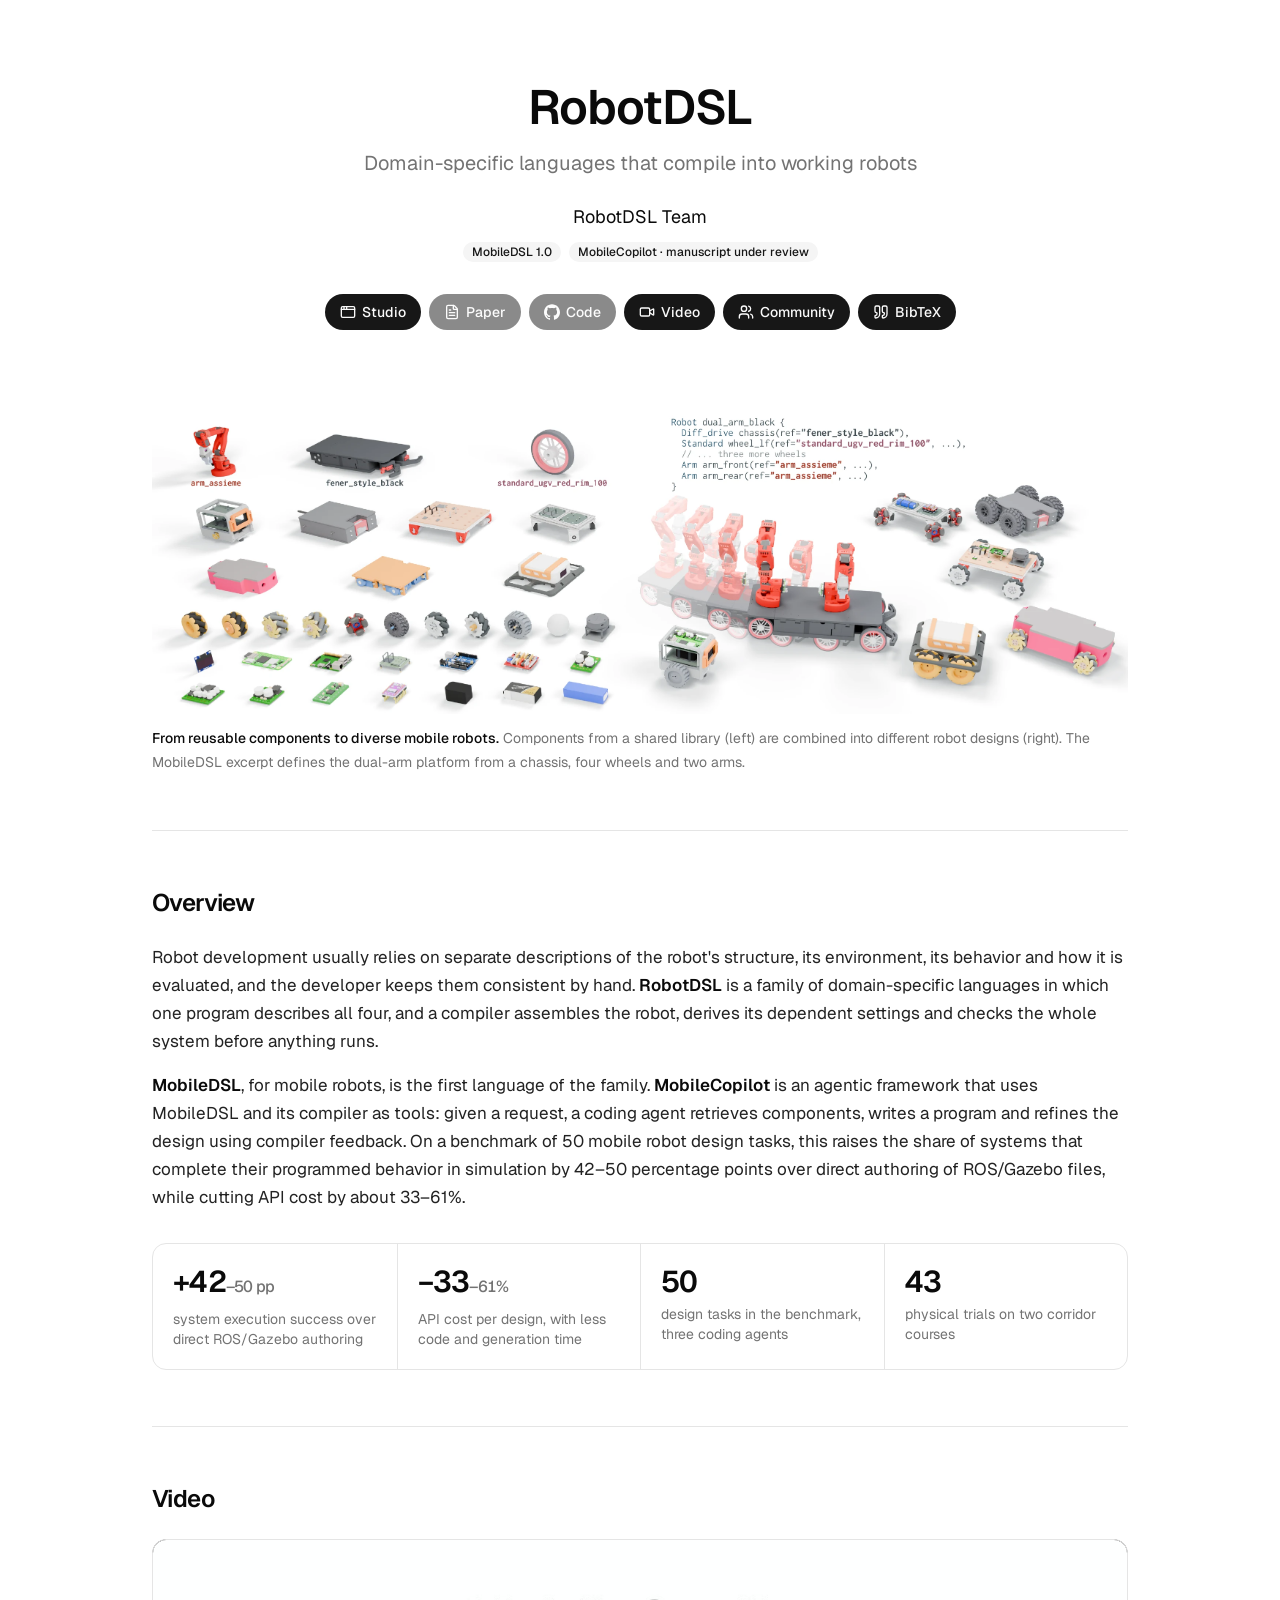
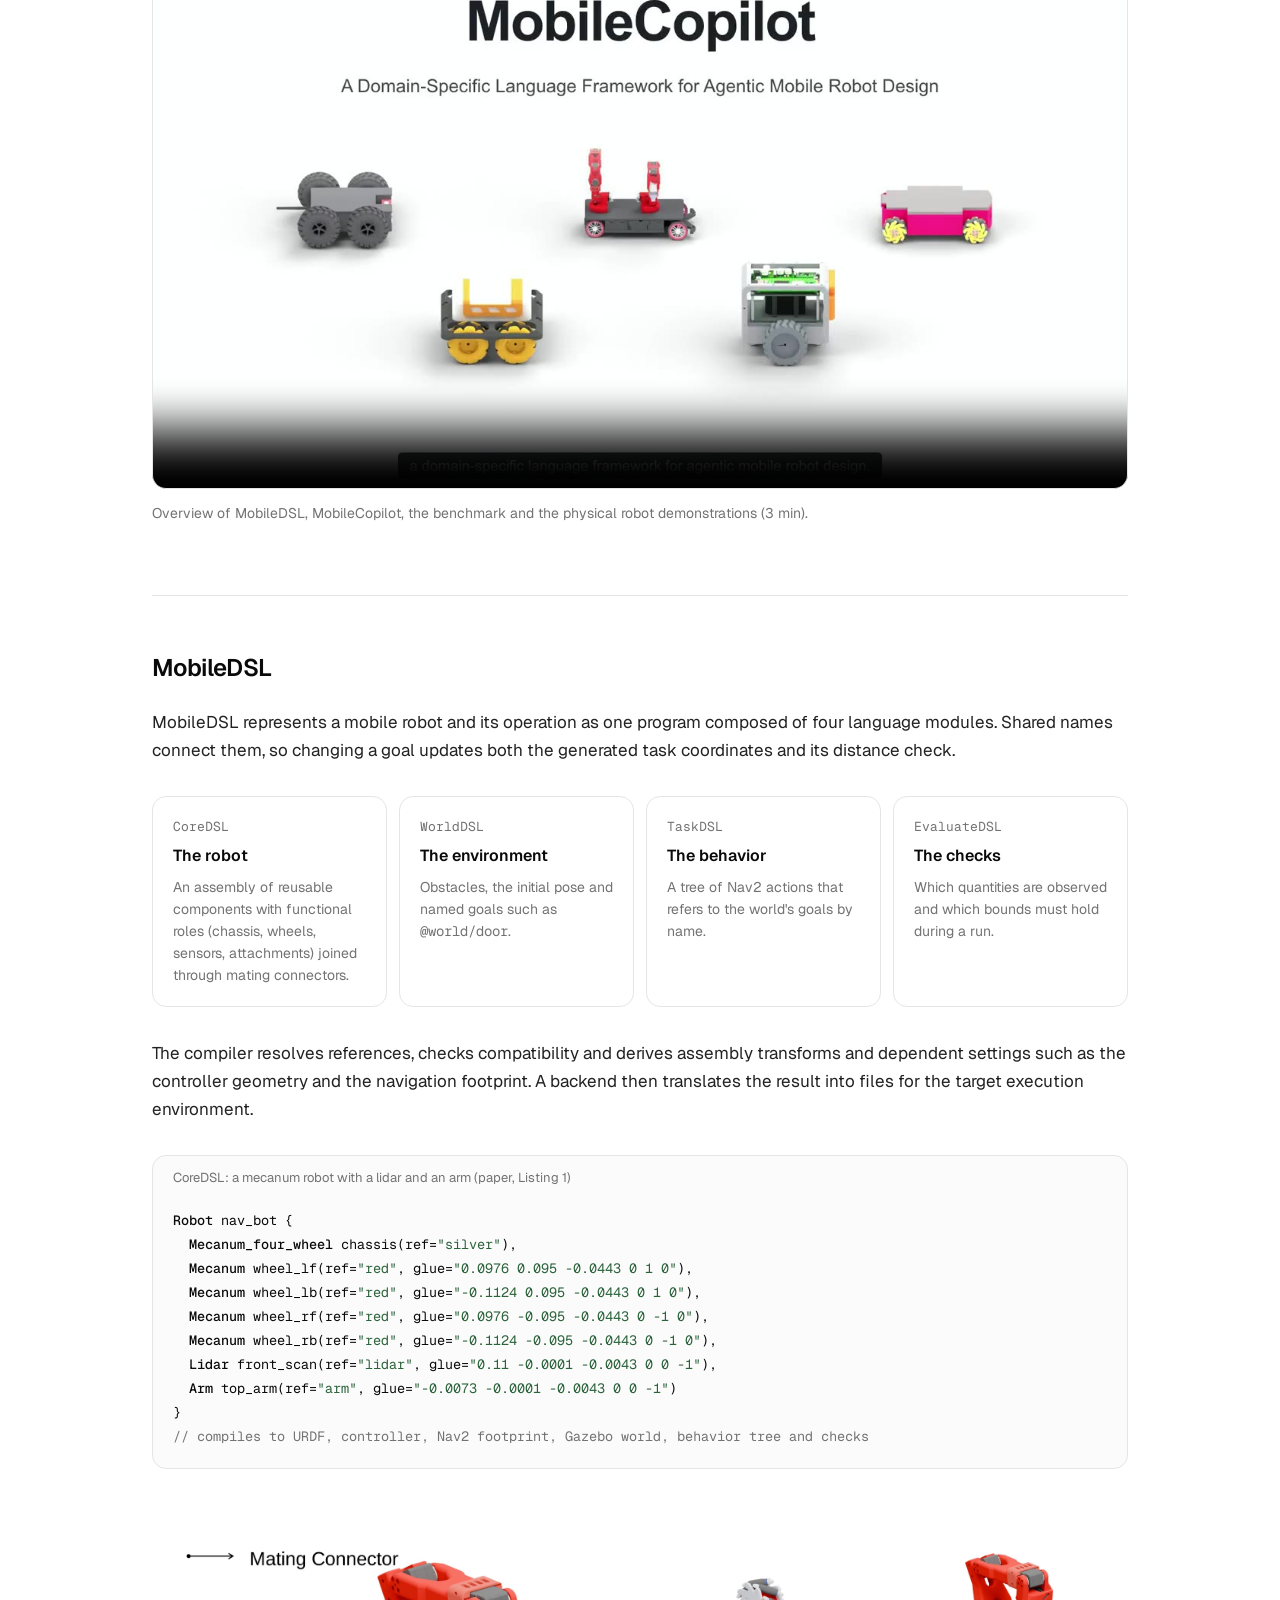
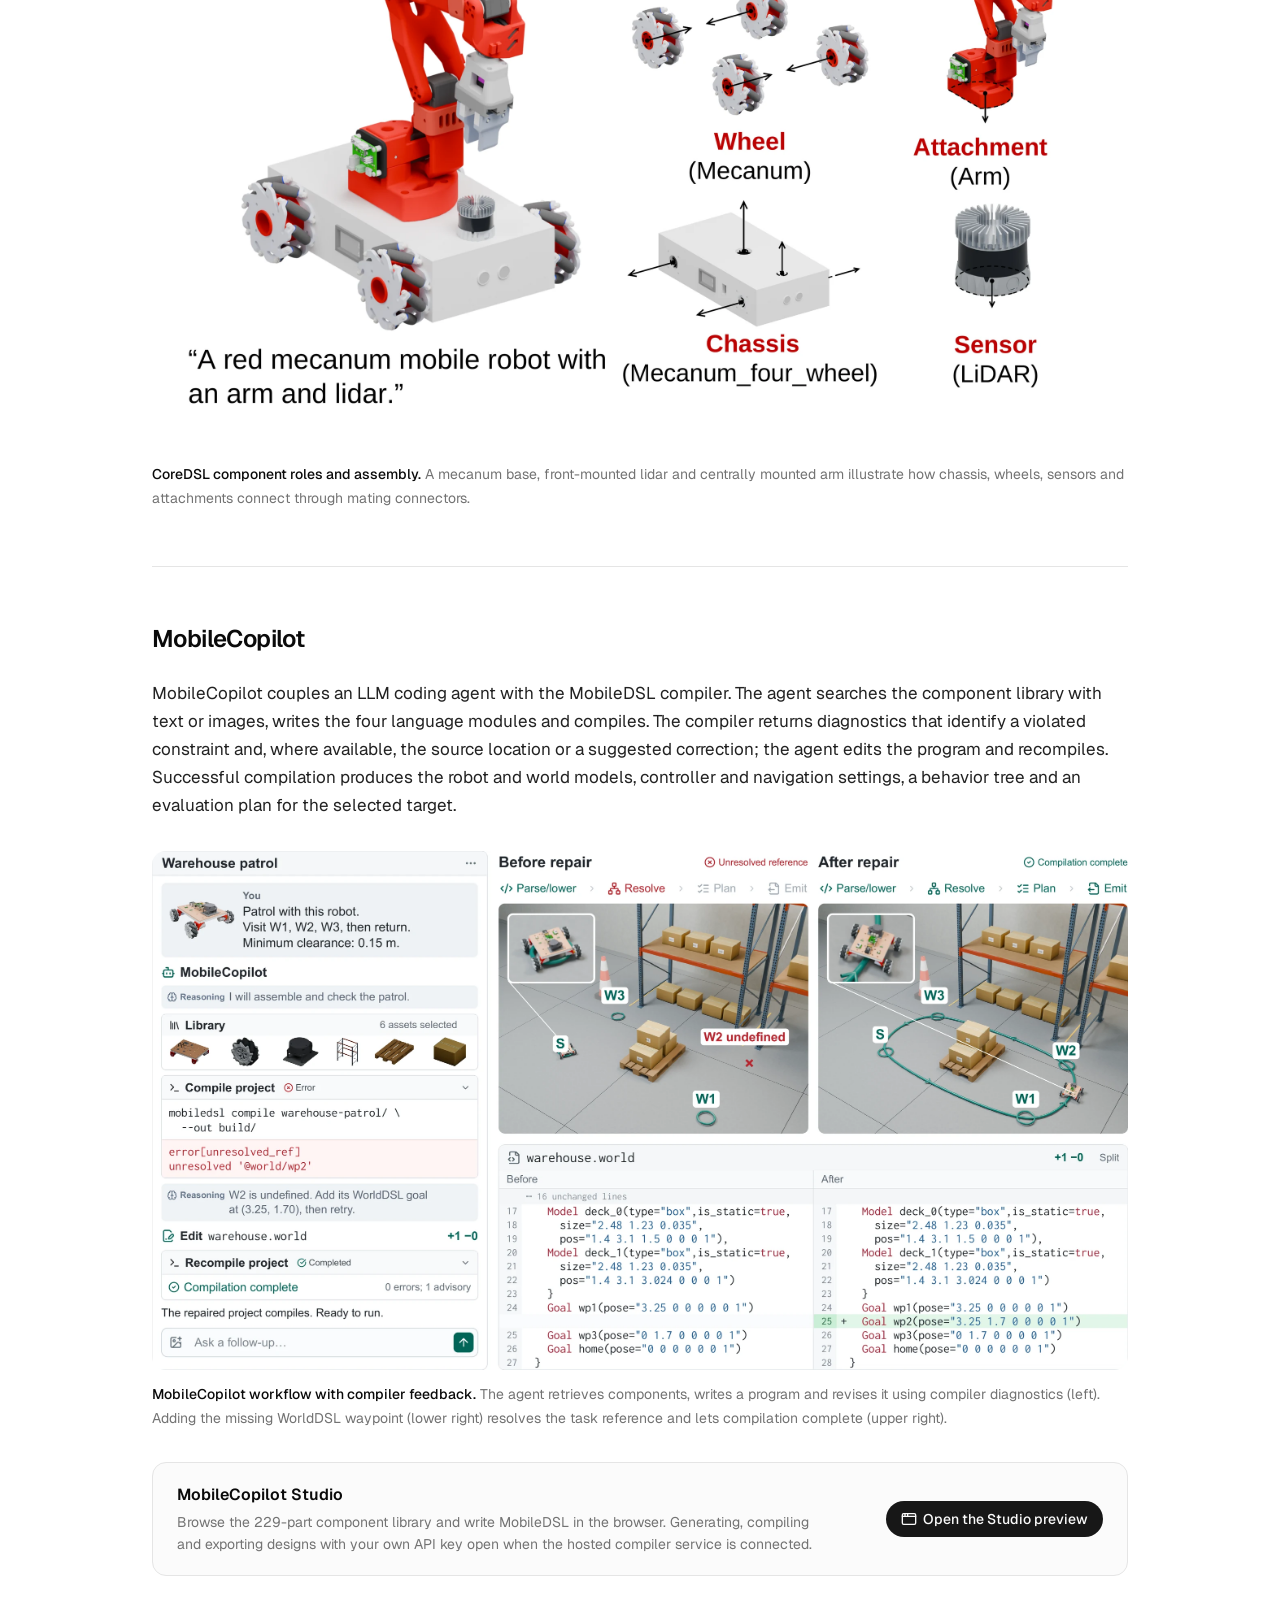
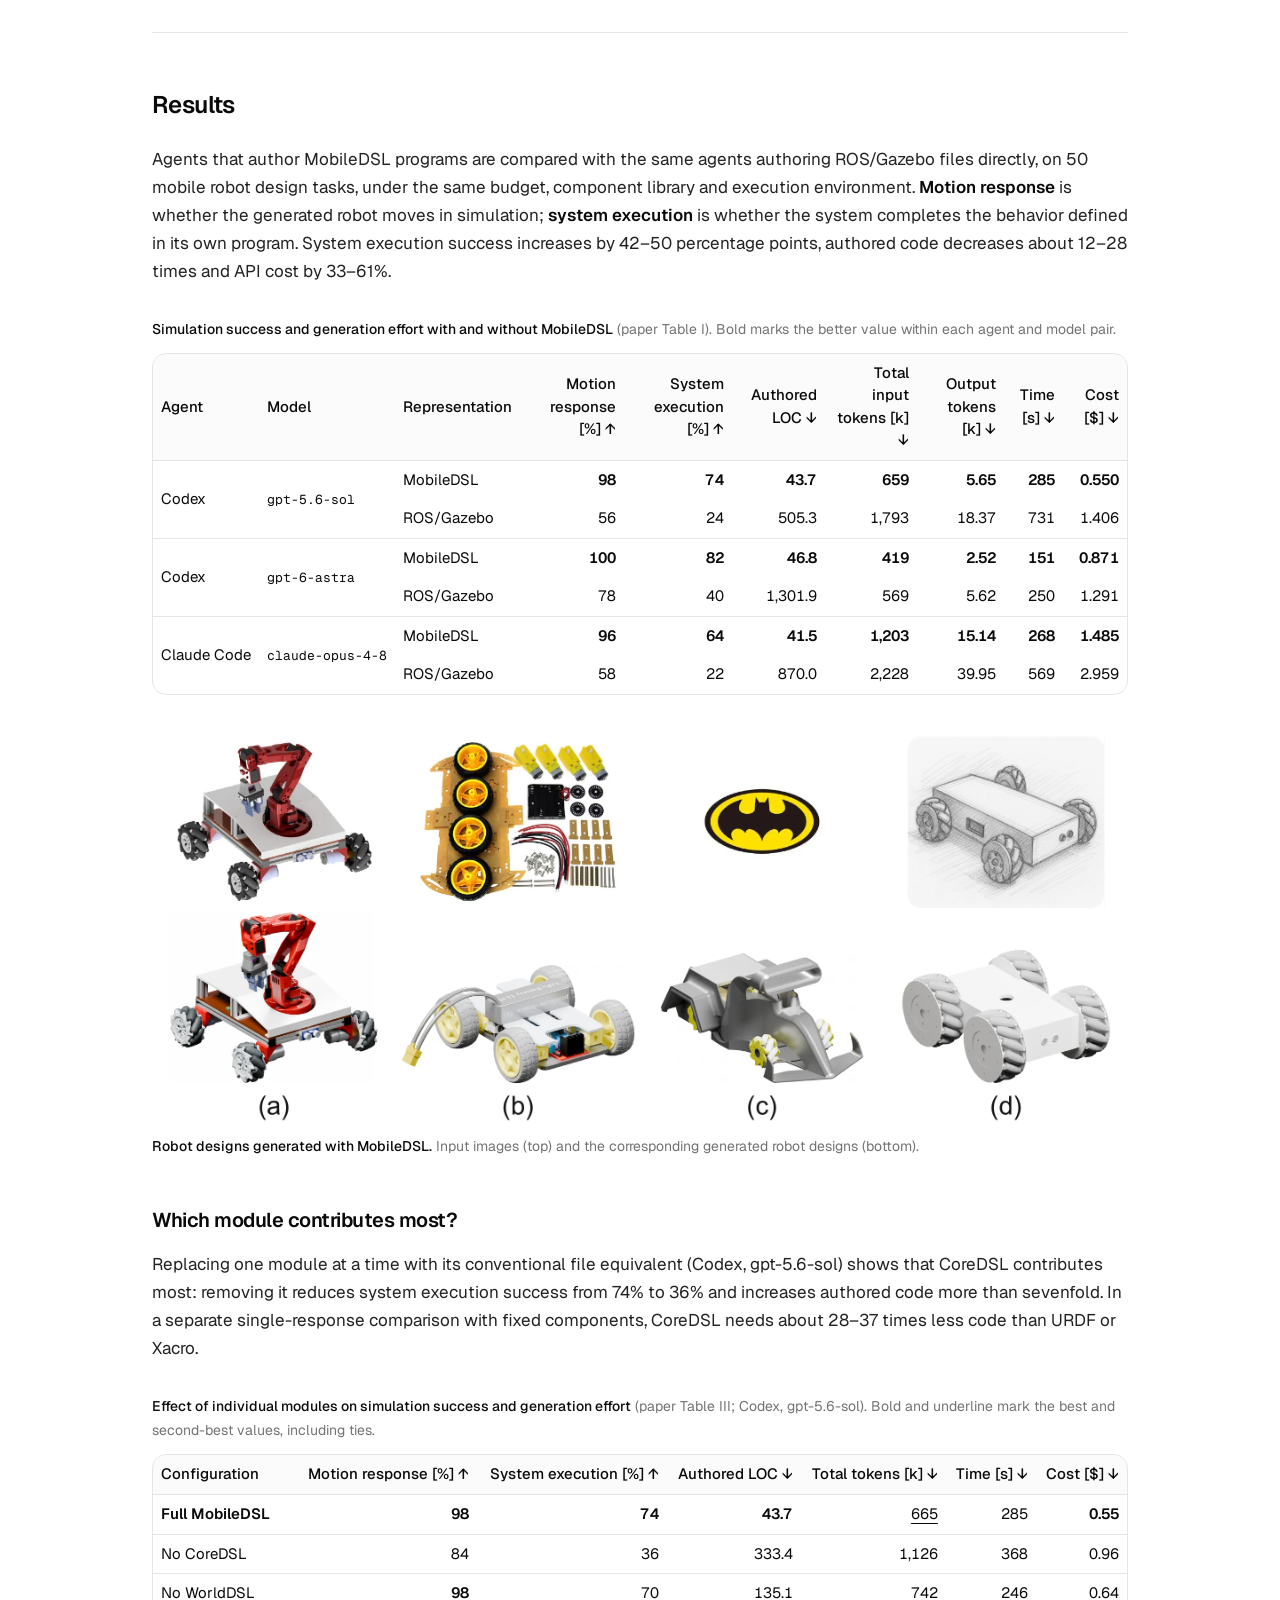
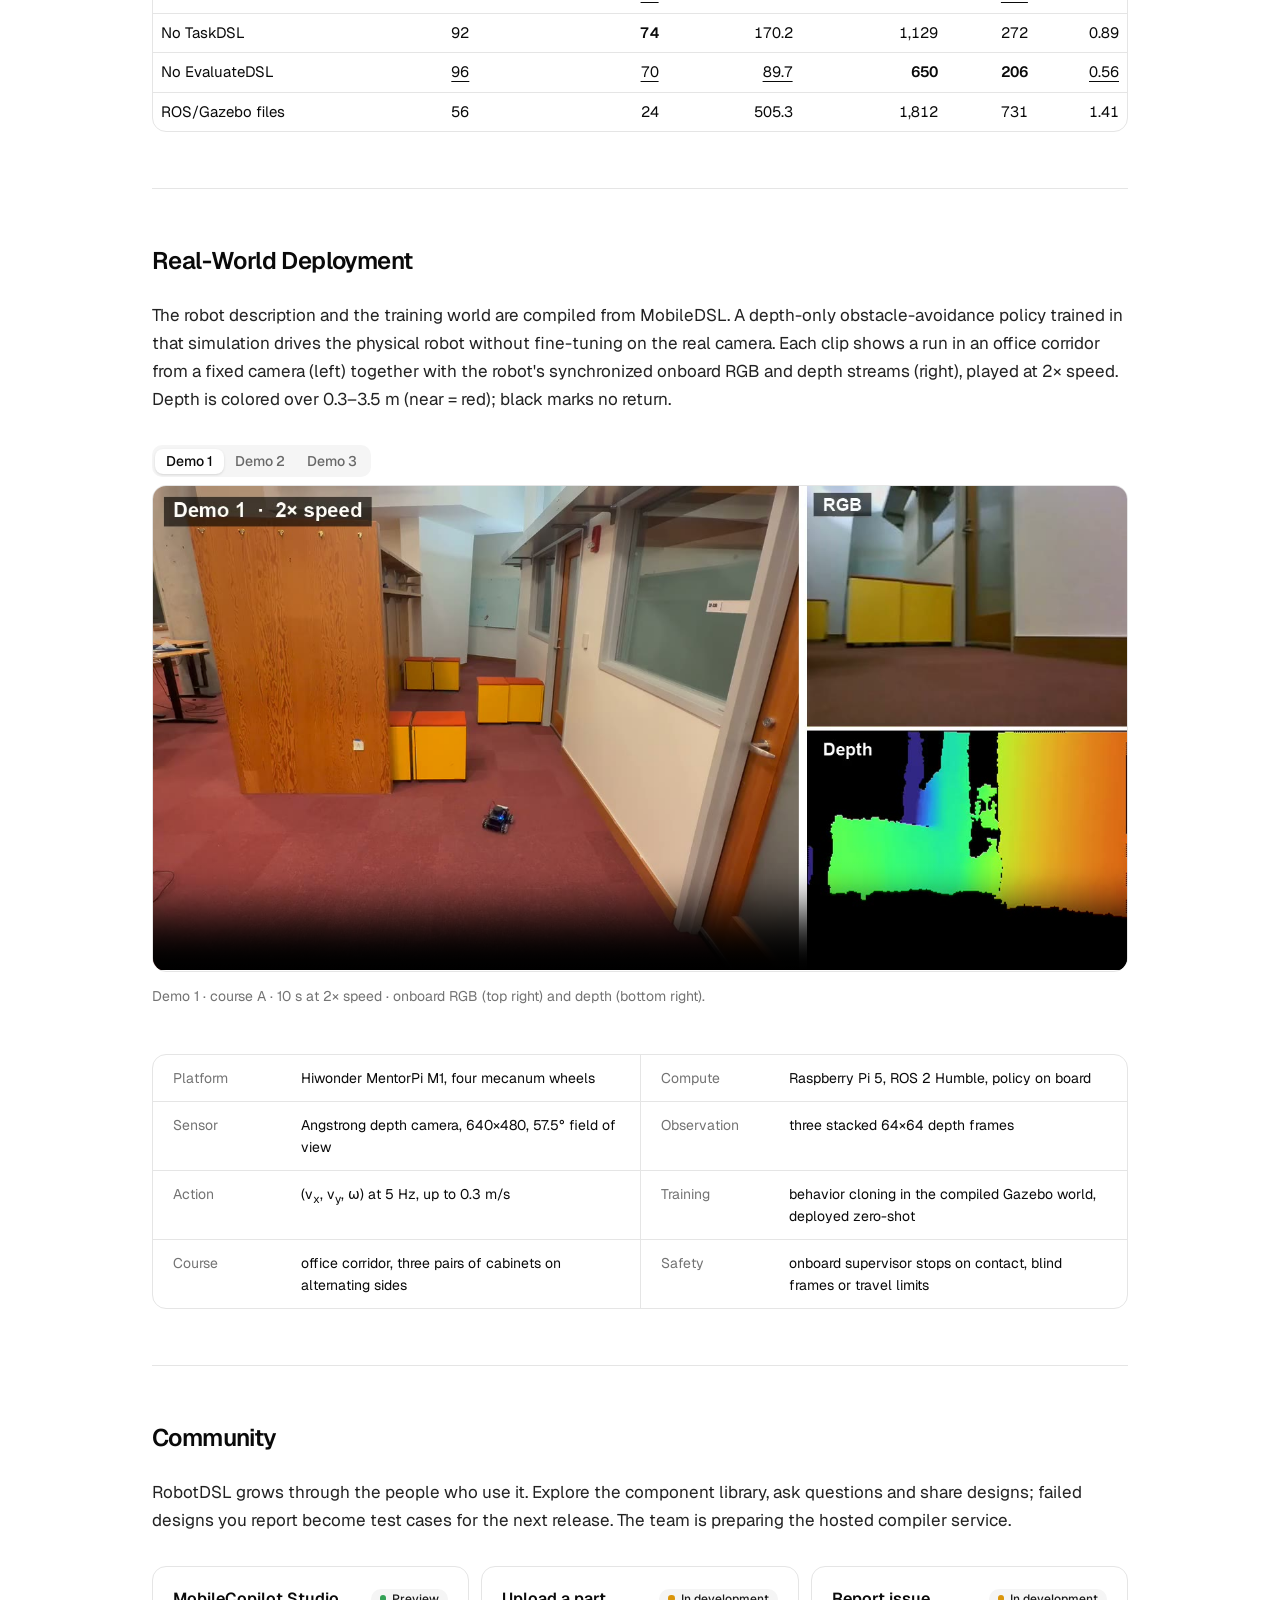
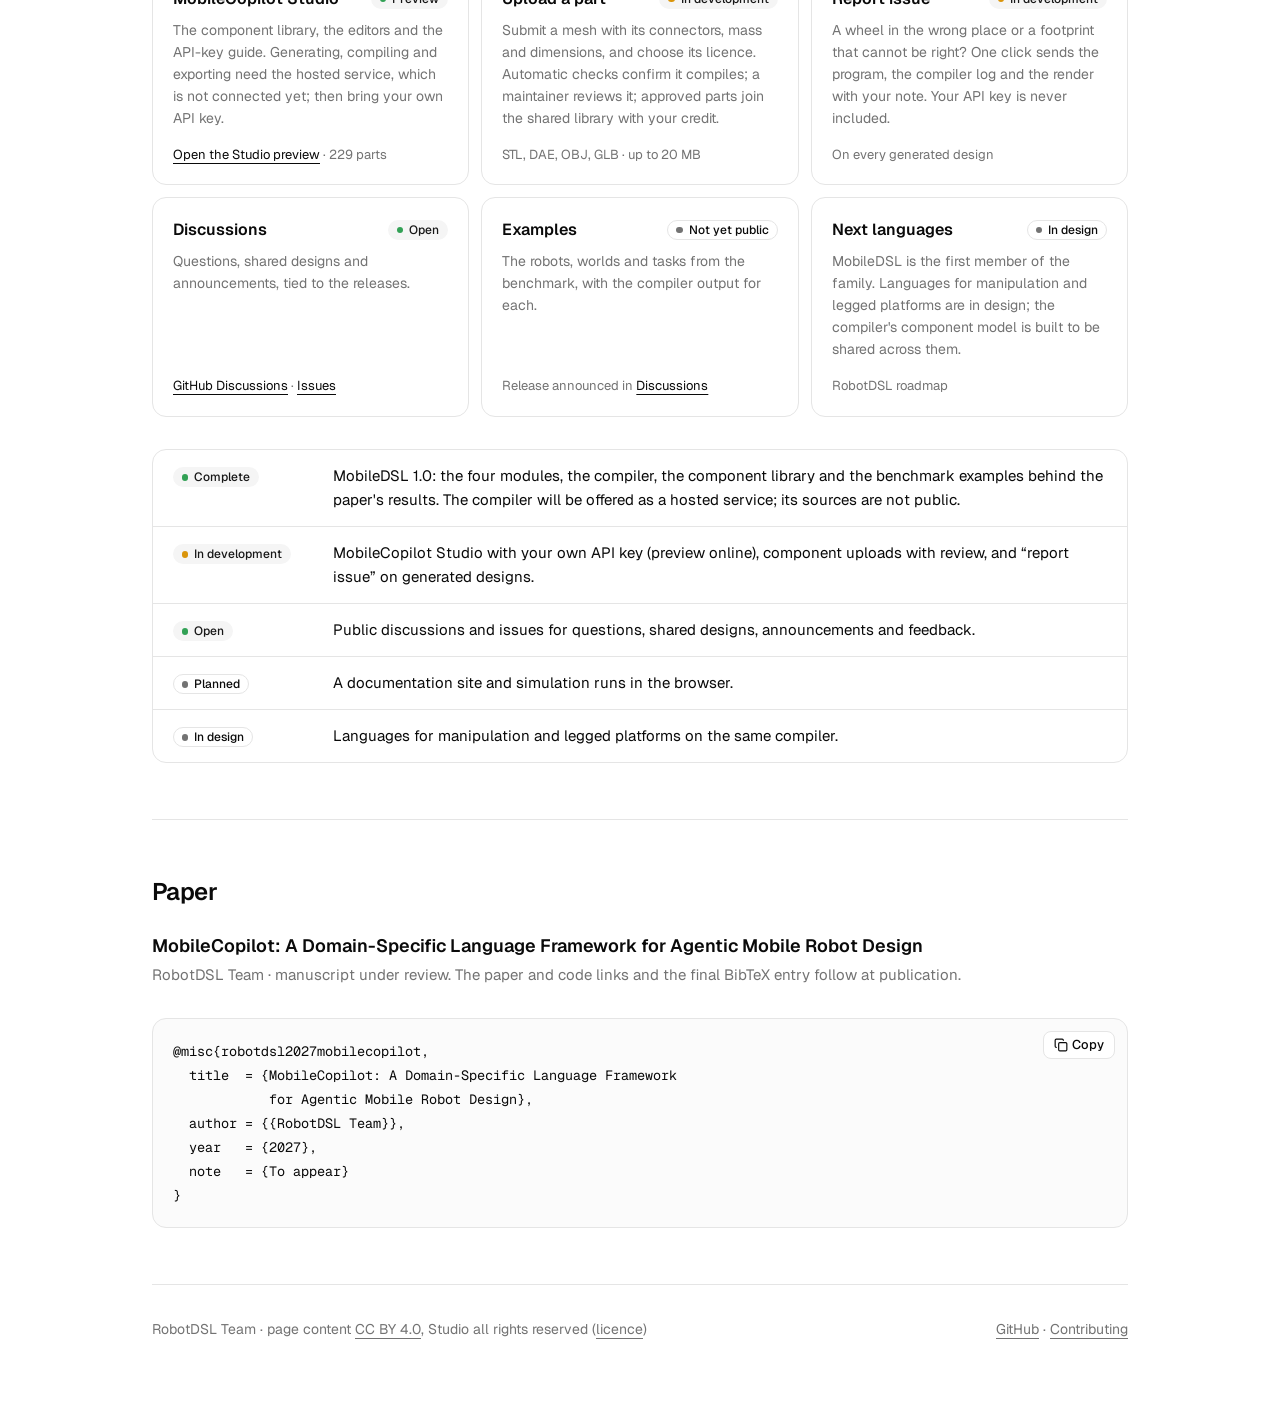
<file: index.html>
<!doctype html>
<html lang="en">
<head>
<meta charset="utf-8">
<meta name="viewport" content="width=device-width, initial-scale=1, viewport-fit=cover">
<title>RobotDSL: domain-specific languages that compile into working robots</title>
<meta name="description" content="RobotDSL: domain-specific languages and an LLM copilot for designing robots. MobileDSL is the first language; MobileCopilot Studio lets you design a mobile robot with your own API key.">
<meta property="og:type" content="website">
<meta property="og:site_name" content="RobotDSL">
<meta property="og:title" content="RobotDSL: domain-specific languages that compile into working robots">
<meta property="og:description" content="MobileDSL and MobileCopilot: one program describes the robot, its world, its behavior and its checks; a compiler turns it into a working system. Try the MobileCopilot Studio preview.">
<meta property="og:url" content="https://mit-cdfg.github.io/robotdsl-site/">
<meta property="og:image" content="https://mit-cdfg.github.io/robotdsl-site/assets/og_image.jpg">
<meta property="og:image:width" content="1200">
<meta property="og:image:height" content="630">
<meta property="og:image:alt" content="MobileCopilot title card with five generated mobile robots">
<meta name="twitter:card" content="summary_large_image">
<!-- Lucide "bot" icon (ISC), as on the MobileCopilot project page. -->
<link rel="icon" href="data:image/svg+xml,%3Csvg xmlns='http://www.w3.org/2000/svg' viewBox='0 0 24 24' fill='none' stroke='%23171717' stroke-width='2' stroke-linecap='round' stroke-linejoin='round'%3E%3Cpath d='M12 8V4H8'/%3E%3Crect width='16' height='12' x='4' y='8' rx='2'/%3E%3Cpath d='M2 14h2'/%3E%3Cpath d='M20 14h2'/%3E%3Cpath d='M15 13v2'/%3E%3Cpath d='M9 13v2'/%3E%3C/svg%3E">
<link rel="preconnect" href="https://fonts.googleapis.com">
<link rel="preconnect" href="https://fonts.gstatic.com" crossorigin>
<link rel="stylesheet" href="https://fonts.googleapis.com/css2?family=Geist:wght@400;500;600&family=Geist+Mono:wght@400;500&display=swap">
<style>
  /* Theme tokens: shadcn/ui "base-nova", neutral, as generated for the MobileCopilot project page. */
  :root {
    color-scheme: light;
    --background: oklch(1 0 0);
    --foreground: oklch(0.145 0 0);
    --primary: oklch(0.205 0 0);
    --primary-foreground: oklch(0.985 0 0);
    --secondary: oklch(0.97 0 0);
    --muted: oklch(0.97 0 0);
    --muted-foreground: oklch(0.556 0 0);
    --border: oklch(0.922 0 0);
    --ring: oklch(0.708 0 0);
    --radius: 0.625rem;
    --radius-md: calc(var(--radius) * 0.8);
    --radius-xl: calc(var(--radius) * 1.4);
    --ok: oklch(0.63 0.15 150);
    --progress: oklch(0.72 0.15 75);
    --sans: "Geist", ui-sans-serif, system-ui, -apple-system, "Segoe UI", sans-serif;
    --mono: "Geist Mono", ui-monospace, SFMono-Regular, Menlo, monospace;
  }
  *, *::before, *::after { box-sizing: border-box; border-color: var(--border); }
  html { font-family: var(--sans); -webkit-font-smoothing: antialiased; -moz-osx-font-smoothing: grayscale; scroll-behavior: smooth; }
  @media (prefers-reduced-motion: reduce) { html { scroll-behavior: auto; } }
  body { margin: 0; background: var(--background); color: var(--foreground); line-height: 1.5; }
  img, video { display: block; max-width: 100%; height: auto; }
  [hidden] { display: none !important; }
  a { color: inherit; }
  b, strong { font-weight: 600; }
  code, pre { font-family: var(--mono); }
  :focus-visible { outline: 3px solid color-mix(in oklch, var(--ring) 50%, transparent); outline-offset: 2px; }

  main { max-width: 64rem; margin: 0 auto; padding: 0 1.5rem 5rem; }
  svg.i { width: 1rem; height: 1rem; flex: none; }

  /* header */
  .top { padding: 5rem 0 2.5rem; text-align: center; }
  .top h1 { margin: 0; font-size: 2.25rem; line-height: 1.15; font-weight: 600; letter-spacing: -0.025em; }
  .top .tagline { margin: 0.75rem auto 0; max-width: 40rem; font-size: 1.25rem; line-height: 1.6; color: var(--muted-foreground); text-wrap: balance; }
  .top .authors { margin: 1.5rem 0 0; font-size: 1.125rem; }
  .badges { margin-top: 0.75rem; display: flex; flex-wrap: wrap; justify-content: center; gap: 0.5rem; }
  .badge { display: inline-flex; align-items: center; gap: 0.375rem; height: 1.25rem; padding: 0.125rem 0.5rem; border-radius: 1.625rem; border: 1px solid transparent; font-size: 0.75rem; font-weight: 500; white-space: nowrap; background: var(--secondary); color: var(--primary); }
  .badge.outline { background: transparent; border-color: var(--border); color: var(--foreground); }
  .badge .dot { width: 0.4rem; height: 0.4rem; border-radius: 50%; background: var(--muted-foreground); }
  .badge .dot.ok { background: var(--ok); } .badge .dot.progress { background: var(--progress); }
  .actions { margin-top: 2rem; display: flex; flex-wrap: wrap; justify-content: center; gap: 0.5rem; }
  .btn { display: inline-flex; align-items: center; justify-content: center; gap: 0.375rem; height: 2.25rem; padding: 0 0.875rem; border-radius: 999px; border: 1px solid transparent; background: var(--primary); color: var(--primary-foreground); font: 500 0.875rem/1 var(--sans); text-decoration: none; white-space: nowrap; cursor: pointer; transition: background-color .15s; }
  .btn:hover { background: color-mix(in oklch, var(--primary) 80%, transparent); }
  .btn:active { transform: translateY(1px); }
  .btn[aria-disabled="true"] { opacity: 0.5; pointer-events: none; }
  .btn.outline { background: var(--background); color: var(--foreground); border-color: var(--border); }
  .btn.outline:hover { background: var(--muted); }
  .btn.sm { height: 1.75rem; padding: 0 0.625rem; border-radius: min(var(--radius-md), 12px); font-size: 0.8rem; gap: 0.25rem; }
  .btn.sm svg.i { width: 0.875rem; height: 0.875rem; }

  /* figures and sections */
  figure { margin: 2rem 0 0; }
  .top + figure { margin-top: 0.5rem; }
  figure img { width: 100%; border-radius: var(--radius-xl); }
  figcaption, .caption { margin-top: 0.75rem; font-size: 0.875rem; line-height: 1.5rem; color: var(--muted-foreground); }
  figcaption b, .caption b { font-weight: 500; color: var(--foreground); }
  section { border-top: 1px solid var(--border); padding: 3.5rem 0; scroll-margin-top: 2rem; }
  section h2 { margin: 0 0 1.5rem; font-size: 1.5rem; line-height: 2rem; font-weight: 600; letter-spacing: -0.025em; }
  section h3 { margin: 3rem 0 1rem; font-size: 1.25rem; line-height: 1.75rem; font-weight: 600; letter-spacing: -0.025em; }
  .prose { font-size: 17px; line-height: 1.75rem; color: color-mix(in oklch, var(--foreground) 90%, transparent); }
  .prose p { margin: 0; } .prose p + p { margin-top: 1rem; }
  .prose b { color: var(--foreground); }
  .prose code { font-size: 0.9em; padding: 0.1em 0.3em; border-radius: 0.3rem; background: var(--muted); }

  /* key numbers */
  .stats { margin-top: 2rem; display: grid; grid-template-columns: repeat(4, minmax(0, 1fr)); border: 1px solid var(--border); border-radius: var(--radius-xl); overflow: hidden; }
  .stat { padding: 1.25rem; border-left: 1px solid var(--border); }
  .stat:first-child { border-left: 0; }
  .stat .n { font-size: 1.875rem; line-height: 2.25rem; font-weight: 600; letter-spacing: -0.025em; font-variant-numeric: tabular-nums; }
  .stat .n small { font-size: 1rem; font-weight: 500; color: var(--muted-foreground); }
  .stat .l { margin-top: 0.25rem; font-size: 0.875rem; line-height: 1.25rem; color: var(--muted-foreground); }
  @media (max-width: 760px) { .stats { grid-template-columns: repeat(2, minmax(0, 1fr)); } .stat:nth-child(3) { border-left: 0; } .stat:nth-child(n+3) { border-top: 1px solid var(--border); } }

  /* bordered blocks: modules, cards, specs */
  .grid { margin-top: 2rem; display: grid; gap: 0.75rem; }
  .grid.four { grid-template-columns: repeat(4, minmax(0, 1fr)); }
  .grid.three { grid-template-columns: repeat(3, minmax(0, 1fr)); }
  @media (max-width: 900px) { .grid.four, .grid.three { grid-template-columns: repeat(2, minmax(0, 1fr)); } }
  @media (max-width: 560px) { .grid.four, .grid.three { grid-template-columns: minmax(0, 1fr); } }
  .card { display: flex; flex-direction: column; gap: 0.5rem; padding: 1.25rem; border: 1px solid var(--border); border-radius: var(--radius-xl); background: var(--background); min-width: 0; }
  .card .kicker { font-family: var(--mono); font-size: 0.8125rem; color: var(--muted-foreground); }
  .card h4 { margin: 0; font-size: 1rem; line-height: 1.5rem; font-weight: 600; }
  .card p { margin: 0; font-size: 0.875rem; line-height: 1.375rem; color: var(--muted-foreground); }
  .card .foot { margin-top: auto; padding-top: 0.5rem; font-size: 0.8125rem; color: var(--muted-foreground); }
  .card .foot a { color: var(--foreground); text-underline-offset: 4px; }
  .card .row { display: flex; align-items: center; justify-content: space-between; gap: 0.5rem; }

  .callout { margin-top: 2rem; display: flex; align-items: center; justify-content: space-between; gap: 1rem 1.5rem; flex-wrap: wrap; padding: 1.25rem 1.5rem; border: 1px solid var(--border); border-radius: var(--radius-xl); background: color-mix(in oklch, var(--muted) 40%, transparent); }
  .callout h4 { margin: 0; font-size: 1rem; font-weight: 600; }
  .callout p { margin: 0.25rem 0 0; max-width: 40rem; font-size: 0.875rem; line-height: 1.375rem; color: var(--muted-foreground); }

  /* code and BibTeX */
  .codebox { position: relative; margin-top: 2rem; border: 1px solid var(--border); border-radius: var(--radius-xl); background: color-mix(in oklch, var(--muted) 40%, transparent); }
  .codebox pre { margin: 0; padding: 1.25rem; overflow-x: auto; font-size: 13.5px; line-height: 1.5rem; }
  .codebox .label { padding: 0.75rem 1.25rem 0; font-size: 0.8125rem; color: var(--muted-foreground); }
  .codebox .copy { position: absolute; top: 0.75rem; right: 0.75rem; }
  @media (max-width: 640px) { .codebox .copy + pre { padding-top: 3.25rem; } }
  .codebox .k { font-weight: 500; } .codebox .s { color: oklch(0.45 0.09 150); } .codebox .c { color: var(--muted-foreground); }

  /* tables */
  .table { margin-top: 0.75rem; overflow-x: auto; border: 1px solid var(--border); border-radius: var(--radius-xl); }
  table { width: 100%; border-collapse: collapse; font-size: 15px; }
  th, td { padding: 0.5rem; text-align: left; white-space: nowrap; vertical-align: middle; }
  th { height: 2.5rem; font-weight: 500; }
  th.num { white-space: normal; }
  thead tr { background: color-mix(in oklch, var(--muted) 40%, transparent); }
  tr { border-bottom: 1px solid var(--border); }
  tbody tr:last-child { border-bottom: 0; }
  tbody tr.pair { border-bottom: 0; }
  tbody tr:hover { background: color-mix(in oklch, var(--muted) 50%, transparent); }
  td.num, th.num { text-align: right; font-variant-numeric: tabular-nums; }
  td.model { font-family: var(--mono); font-size: 13px; }
  tr.best td.num { font-weight: 600; }
  td u { text-underline-offset: 4px; }
  .tablecap { margin: 2rem 0 0; font-size: 0.875rem; line-height: 1.5rem; color: var(--muted-foreground); }
  .tablecap b { font-weight: 500; color: var(--foreground); }

  /* tabs */
  .tabs { margin-top: 2rem; display: flex; flex-direction: column; gap: 0.5rem; }
  .tablist { display: inline-flex; width: fit-content; max-width: 100%; overflow-x: auto; align-items: center; height: 2rem; padding: 3px; border-radius: var(--radius); background: var(--muted); }
  .tab { height: calc(100% - 1px); padding: 0.125rem 0.625rem; border: 1px solid transparent; border-radius: calc(var(--radius) * 0.8); background: transparent; color: color-mix(in oklch, var(--foreground) 60%, transparent); font: 500 0.875rem/1 var(--sans); white-space: nowrap; cursor: pointer; }
  .tab:hover { color: var(--foreground); }
  .tab[aria-selected="true"] { background: var(--background); color: var(--foreground); box-shadow: 0 1px 3px 0 rgb(0 0 0 / 0.1), 0 1px 2px -1px rgb(0 0 0 / 0.1); }
  .panel video { width: 100%; border: 1px solid var(--border); border-radius: var(--radius-xl); background: #fff; }

  .specs { margin: 2rem 0 0; display: grid; grid-template-columns: repeat(2, minmax(0, 1fr)); border: 1px solid var(--border); border-radius: var(--radius-xl); overflow: hidden; }
  .specs div { display: grid; grid-template-columns: 7rem minmax(0, 1fr); gap: 1rem; padding: 0.75rem 1.25rem; border-top: 1px solid var(--border); font-size: 0.875rem; line-height: 1.375rem; }
  .specs div:nth-child(-n+2) { border-top: 0; }
  .specs div:nth-child(even) { border-left: 1px solid var(--border); }
  .specs dt { color: var(--muted-foreground); } .specs dd { margin: 0; }
  @media (max-width: 700px) { .specs { grid-template-columns: minmax(0, 1fr); } .specs div:nth-child(2) { border-top: 1px solid var(--border); } .specs div:nth-child(even) { border-left: 0; } }

  .roadmap { margin: 2rem 0 0; padding: 0; list-style: none; border: 1px solid var(--border); border-radius: var(--radius-xl); overflow: hidden; }
  .roadmap li { display: grid; grid-template-columns: 9rem minmax(0, 1fr); gap: 1rem; align-items: baseline; padding: 0.875rem 1.25rem; border-top: 1px solid var(--border); font-size: 0.9375rem; line-height: 1.5rem; }
  .roadmap li:first-child { border-top: 0; }
  .roadmap .badge { justify-self: start; }
  @media (max-width: 560px) { .roadmap li { grid-template-columns: minmax(0, 1fr); gap: 0.375rem; } }

  .paper-title { margin: 0; font-size: 1.125rem; line-height: 1.75rem; font-weight: 600; }
  .paper-meta { margin: 0.25rem 0 0; font-size: 0.9375rem; color: var(--muted-foreground); }

  footer { border-top: 1px solid var(--border); padding-top: 2rem; display: flex; flex-wrap: wrap; justify-content: space-between; gap: 0.5rem 1.5rem; font-size: 0.875rem; line-height: 1.5rem; color: var(--muted-foreground); }
  footer a { text-underline-offset: 4px; }

  @media (min-width: 640px) { .top h1 { font-size: 3rem; } }
  @media (max-width: 480px) { main { padding-inline: 1rem; } .top { padding-top: 3.5rem; } .top .tagline { font-size: 1.125rem; } .stat { padding: 1rem; } .stat .n { font-size: 1.5rem; line-height: 2rem; } }
</style>
</head>
<body>
<!-- Icons: Lucide (ISC) and the Simple Icons GitHub mark (CC0). -->
<svg width="0" height="0" style="position:absolute" aria-hidden="true">
  <defs>
    <symbol id="i-file" viewBox="0 0 24 24" fill="none" stroke="currentColor" stroke-width="2" stroke-linecap="round" stroke-linejoin="round"><path d="M6 22a2 2 0 0 1-2-2V4a2 2 0 0 1 2-2h8a2.4 2.4 0 0 1 1.704.706l3.588 3.588A2.4 2.4 0 0 1 20 8v12a2 2 0 0 1-2 2z"/><path d="M14 2v5a1 1 0 0 0 1 1h5"/><path d="M10 9H8"/><path d="M16 13H8"/><path d="M16 17H8"/></symbol>
    <symbol id="i-video" viewBox="0 0 24 24" fill="none" stroke="currentColor" stroke-width="2" stroke-linecap="round" stroke-linejoin="round"><path d="m16 13 5.223 3.482a.5.5 0 0 0 .777-.416V7.87a.5.5 0 0 0-.752-.432L16 10.5"/><rect x="2" y="6" width="14" height="12" rx="2"/></symbol>
    <symbol id="i-quote" viewBox="0 0 24 24" fill="none" stroke="currentColor" stroke-width="2" stroke-linecap="round" stroke-linejoin="round"><path d="M16 3a2 2 0 0 0-2 2v6a2 2 0 0 0 2 2 1 1 0 0 1 1 1v1a2 2 0 0 1-2 2 1 1 0 0 0-1 1v2a1 1 0 0 0 1 1 6 6 0 0 0 6-6V5a2 2 0 0 0-2-2z"/><path d="M5 3a2 2 0 0 0-2 2v6a2 2 0 0 0 2 2 1 1 0 0 1 1 1v1a2 2 0 0 1-2 2 1 1 0 0 0-1 1v2a1 1 0 0 0 1 1 6 6 0 0 0 6-6V5a2 2 0 0 0-2-2z"/></symbol>
    <symbol id="i-copy" viewBox="0 0 24 24" fill="none" stroke="currentColor" stroke-width="2" stroke-linecap="round" stroke-linejoin="round"><rect width="14" height="14" x="8" y="8" rx="2" ry="2"/><path d="M4 16c-1.1 0-2-.9-2-2V4c0-1.1.9-2 2-2h10c1.1 0 2 .9 2 2"/></symbol>
    <symbol id="i-check" viewBox="0 0 24 24" fill="none" stroke="currentColor" stroke-width="2" stroke-linecap="round" stroke-linejoin="round"><path d="M20 6 9 17l-5-5"/></symbol>
    <symbol id="i-users" viewBox="0 0 24 24" fill="none" stroke="currentColor" stroke-width="2" stroke-linecap="round" stroke-linejoin="round"><path d="M16 21v-2a4 4 0 0 0-4-4H6a4 4 0 0 0-4 4v2"/><path d="M16 3.128a4 4 0 0 1 0 7.744"/><path d="M22 21v-2a4 4 0 0 0-3-3.87"/><circle cx="9" cy="7" r="4"/></symbol>
    <symbol id="i-app" viewBox="0 0 24 24" fill="none" stroke="currentColor" stroke-width="2" stroke-linecap="round" stroke-linejoin="round"><rect x="2" y="4" width="20" height="16" rx="2"/><path d="M10 4v4"/><path d="M2 8h20"/><path d="M6 4v4"/></symbol>
    <symbol id="i-arrow" viewBox="0 0 24 24" fill="none" stroke="currentColor" stroke-width="2" stroke-linecap="round" stroke-linejoin="round"><path d="M7 7h10v10"/><path d="M7 17 17 7"/></symbol>
    <symbol id="i-github" viewBox="0 0 24 24" fill="currentColor"><path d="M12 .297c-6.63 0-12 5.373-12 12 0 5.303 3.438 9.8 8.205 11.385.6.113.82-.258.82-.577 0-.285-.01-1.04-.015-2.04-3.338.724-4.042-1.61-4.042-1.61C4.422 18.07 3.633 17.7 3.633 17.7c-1.087-.744.084-.729.084-.729 1.205.084 1.838 1.236 1.838 1.236 1.07 1.835 2.809 1.305 3.495.998.108-.776.417-1.305.76-1.605-2.665-.3-5.466-1.332-5.466-5.93 0-1.31.465-2.38 1.235-3.22-.135-.303-.54-1.523.105-3.176 0 0 1.005-.322 3.3 1.23.96-.267 1.98-.399 3-.405 1.02.006 2.04.138 3 .405 2.28-1.552 3.285-1.23 3.285-1.23.645 1.653.24 2.873.12 3.176.765.84 1.23 1.91 1.23 3.22 0 4.61-2.805 5.625-5.475 5.92.42.36.81 1.096.81 2.22 0 1.606-.015 2.896-.015 3.286 0 .315.21.69.825.57C20.565 22.092 24 17.592 24 12.297c0-6.627-5.373-12-12-12"/></symbol>
  </defs>
</svg>

<main>
  <header class="top" id="top">
    <h1>RobotDSL</h1>
    <p class="tagline">Domain-specific languages that compile into working robots</p>
    <p class="authors">RobotDSL Team</p>
    <div class="badges">
      <span class="badge">MobileDSL 1.0</span>
      <span class="badge">MobileCopilot · manuscript under review</span>
    </div>
    <nav class="actions" aria-label="Resources">
      <a class="btn" href="studio/"><svg class="i" aria-hidden="true"><use href="#i-app"/></svg>Studio</a>
      <a class="btn" aria-disabled="true" title="Available after publication"><svg class="i" aria-hidden="true"><use href="#i-file"/></svg>Paper</a>
      <a class="btn" aria-disabled="true" title="Available after publication"><svg class="i" aria-hidden="true"><use href="#i-github"/></svg>Code</a>
      <a class="btn" href="#video"><svg class="i" aria-hidden="true"><use href="#i-video"/></svg>Video</a>
      <a class="btn" href="#community"><svg class="i" aria-hidden="true"><use href="#i-users"/></svg>Community</a>
      <a class="btn" href="#paper"><svg class="i" aria-hidden="true"><use href="#i-quote"/></svg>BibTeX</a>
    </nav>
  </header>

  <figure>
    <img src="assets/fig_teaser.webp" width="2667" height="917" alt="Robot components from a shared library on the left and several assembled mobile robots on the right, with a MobileDSL code excerpt defining a dual-arm platform">
    <figcaption><b>From reusable components to diverse mobile robots.</b> Components from a shared library (left) are combined into different robot designs (right). The MobileDSL excerpt defines the dual-arm platform from a chassis, four wheels and two arms.</figcaption>
  </figure>

  <section id="overview" style="margin-top:3.5rem">
    <h2>Overview</h2>
    <div class="prose">
      <p>Robot development usually relies on separate descriptions of the robot's structure, its environment, its behavior and how it is evaluated, and the developer keeps them consistent by hand. <b>RobotDSL</b> is a family of domain-specific languages in which one program describes all four, and a compiler assembles the robot, derives its dependent settings and checks the whole system before anything runs.</p>
      <p><b>MobileDSL</b>, for mobile robots, is the first language of the family. <b>MobileCopilot</b> is an agentic framework that uses MobileDSL and its compiler as tools: given a request, a coding agent retrieves components, writes a program and refines the design using compiler feedback. On a benchmark of 50 mobile robot design tasks, this raises the share of systems that complete their programmed behavior in simulation by 42–50 percentage points over direct authoring of ROS/Gazebo files, while cutting API cost by about 33–61%.</p>
    </div>
    <div class="stats" aria-label="Key results">
      <div class="stat"><div class="n">+42<small>–50 pp</small></div><div class="l">system execution success over direct ROS/Gazebo authoring</div></div>
      <div class="stat"><div class="n">−33<small>–61%</small></div><div class="l">API cost per design, with less code and generation time</div></div>
      <div class="stat"><div class="n">50</div><div class="l">design tasks in the benchmark, three coding agents</div></div>
      <div class="stat"><div class="n">43</div><div class="l">physical trials on two corridor courses</div></div>
    </div>
  </section>

  <section id="video">
    <h2>Video</h2>
    <video controls preload="metadata" playsinline poster="assets/video_poster.jpg" width="1280" height="720" style="width:100%;border:1px solid var(--border);border-radius:var(--radius-xl);background:#000">
      <source src="assets/mobilecopilot_video.mp4" type="video/mp4">
    </video>
    <p class="caption">Overview of MobileDSL, MobileCopilot, the benchmark and the physical robot demonstrations (3 min).</p>
  </section>

  <section id="mobiledsl">
    <h2>MobileDSL</h2>
    <div class="prose">
      <p>MobileDSL represents a mobile robot and its operation as one program composed of four language modules. Shared names connect them, so changing a goal updates both the generated task coordinates and its distance check.</p>
    </div>
    <div class="grid four">
      <div class="card"><span class="kicker">CoreDSL</span><h4>The robot</h4><p>An assembly of reusable components with functional roles (chassis, wheels, sensors, attachments) joined through mating connectors.</p></div>
      <div class="card"><span class="kicker">WorldDSL</span><h4>The environment</h4><p>Obstacles, the initial pose and named goals such as <code>@world/door</code>.</p></div>
      <div class="card"><span class="kicker">TaskDSL</span><h4>The behavior</h4><p>A tree of Nav2 actions that refers to the world's goals by name.</p></div>
      <div class="card"><span class="kicker">EvaluateDSL</span><h4>The checks</h4><p>Which quantities are observed and which bounds must hold during a run.</p></div>
    </div>
    <div class="prose" style="margin-top:2rem">
      <p>The compiler resolves references, checks compatibility and derives assembly transforms and dependent settings such as the controller geometry and the navigation footprint. A backend then translates the result into files for the target execution environment.</p>
    </div>
    <div class="codebox" aria-label="CoreDSL example">
      <div class="label">CoreDSL: a mecanum robot with a lidar and an arm (paper, Listing 1)</div>
<pre><code><span class="k">Robot</span> nav_bot {
  <span class="k">Mecanum_four_wheel</span> chassis(ref=<span class="s">"silver"</span>),
  <span class="k">Mecanum</span> wheel_lf(ref=<span class="s">"red"</span>, glue=<span class="s">"0.0976 0.095 -0.0443 0 1 0"</span>),
  <span class="k">Mecanum</span> wheel_lb(ref=<span class="s">"red"</span>, glue=<span class="s">"-0.1124 0.095 -0.0443 0 1 0"</span>),
  <span class="k">Mecanum</span> wheel_rf(ref=<span class="s">"red"</span>, glue=<span class="s">"0.0976 -0.095 -0.0443 0 -1 0"</span>),
  <span class="k">Mecanum</span> wheel_rb(ref=<span class="s">"red"</span>, glue=<span class="s">"-0.1124 -0.095 -0.0443 0 -1 0"</span>),
  <span class="k">Lidar</span> front_scan(ref=<span class="s">"lidar"</span>, glue=<span class="s">"0.11 -0.0001 -0.0043 0 0 -1"</span>),
  <span class="k">Arm</span> top_arm(ref=<span class="s">"arm"</span>, glue=<span class="s">"-0.0073 -0.0001 -0.0043 0 0 -1"</span>)
}
<span class="c">// compiles to URDF, controller, Nav2 footprint, Gazebo world, behavior tree and checks</span></code></pre>
    </div>
    <figure>
      <img src="assets/fig_coredsl.webp" width="2400" height="1350" alt="A red mecanum robot with an arm and lidar, next to its components: four mecanum wheels, a chassis, an arm and a lidar, with arrows marking mating connectors">
      <figcaption><b>CoreDSL component roles and assembly.</b> A mecanum base, front-mounted lidar and centrally mounted arm illustrate how chassis, wheels, sensors and attachments connect through mating connectors.</figcaption>
    </figure>
  </section>

  <section id="copilot">
    <h2>MobileCopilot</h2>
    <div class="prose">
      <p>MobileCopilot couples an LLM coding agent with the MobileDSL compiler. The agent searches the component library with text or images, writes the four language modules and compiles. The compiler returns diagnostics that identify a violated constraint and, where available, the source location or a suggested correction; the agent edits the program and recompiles. Successful compilation produces the robot and world models, controller and navigation settings, a behavior tree and an evaluation plan for the selected target.</p>
    </div>
    <figure>
      <img src="assets/fig_workflow.webp" width="2400" height="1277" alt="MobileCopilot session: a warehouse patrol request, a compile error for an unresolved waypoint, the agent's edit to warehouse.world, and the before and after compilation states">
      <figcaption><b>MobileCopilot workflow with compiler feedback.</b> The agent retrieves components, writes a program and revises it using compiler diagnostics (left). Adding the missing WorldDSL waypoint (lower right) resolves the task reference and lets compilation complete (upper right).</figcaption>
    </figure>
    <div class="callout">
      <div>
        <h4>MobileCopilot Studio</h4>
        <p>Browse the 229-part component library and write MobileDSL in the browser. Generating, compiling and exporting designs with your own API key open when the hosted compiler service is connected.</p>
      </div>
      <a class="btn" href="studio/"><svg class="i" aria-hidden="true"><use href="#i-app"/></svg>Open the Studio preview</a>
    </div>
  </section>

  <section id="results">
    <h2>Results</h2>
    <div class="prose">
      <p>Agents that author MobileDSL programs are compared with the same agents authoring ROS/Gazebo files directly, on 50 mobile robot design tasks, under the same budget, component library and execution environment. <b>Motion response</b> is whether the generated robot moves in simulation; <b>system execution</b> is whether the system completes the behavior defined in its own program. System execution success increases by 42–50 percentage points, authored code decreases about 12–28 times and API cost by 33–61%.</p>
    </div>

    <p class="tablecap"><b>Simulation success and generation effort with and without MobileDSL</b> (paper Table I). Bold marks the better value within each agent and model pair.</p>
    <div class="table">
      <table>
        <thead><tr><th>Agent</th><th>Model</th><th>Representation</th><th class="num">Motion response [%] ↑</th><th class="num">System execution [%] ↑</th><th class="num">Authored LOC ↓</th><th class="num">Total input tokens [k] ↓</th><th class="num">Output tokens [k] ↓</th><th class="num">Time [s] ↓</th><th class="num">Cost [$] ↓</th></tr></thead>
        <tbody>
          <tr class="pair best"><td rowspan="2">Codex</td><td rowspan="2" class="model">gpt-5.6-sol</td><td>MobileDSL</td><td class="num">98</td><td class="num">74</td><td class="num">43.7</td><td class="num">659</td><td class="num">5.65</td><td class="num">285</td><td class="num">0.550</td></tr>
          <tr><td>ROS/Gazebo</td><td class="num">56</td><td class="num">24</td><td class="num">505.3</td><td class="num">1,793</td><td class="num">18.37</td><td class="num">731</td><td class="num">1.406</td></tr>
          <tr class="pair best"><td rowspan="2">Codex</td><td rowspan="2" class="model">gpt-6-astra</td><td>MobileDSL</td><td class="num">100</td><td class="num">82</td><td class="num">46.8</td><td class="num">419</td><td class="num">2.52</td><td class="num">151</td><td class="num">0.871</td></tr>
          <tr><td>ROS/Gazebo</td><td class="num">78</td><td class="num">40</td><td class="num">1,301.9</td><td class="num">569</td><td class="num">5.62</td><td class="num">250</td><td class="num">1.291</td></tr>
          <tr class="pair best"><td rowspan="2">Claude Code</td><td rowspan="2" class="model">claude-opus-4-8</td><td>MobileDSL</td><td class="num">96</td><td class="num">64</td><td class="num">41.5</td><td class="num">1,203</td><td class="num">15.14</td><td class="num">268</td><td class="num">1.485</td></tr>
          <tr><td>ROS/Gazebo</td><td class="num">58</td><td class="num">22</td><td class="num">870.0</td><td class="num">2,228</td><td class="num">39.95</td><td class="num">569</td><td class="num">2.959</td></tr>
        </tbody>
      </table>
    </div>

    <figure style="margin-top:2.5rem">
      <img src="assets/fig_generated_designs.webp" width="2198" height="871" alt="Four input images (a rendered arm robot, a wheeled kit, a Batman logo and a pencil sketch) above the four robot designs generated from them">
      <figcaption><b>Robot designs generated with MobileDSL.</b> Input images (top) and the corresponding generated robot designs (bottom).</figcaption>
    </figure>

    <h3>Which module contributes most?</h3>
    <div class="prose">
      <p>Replacing one module at a time with its conventional file equivalent (Codex, gpt-5.6-sol) shows that CoreDSL contributes most: removing it reduces system execution success from 74% to 36% and increases authored code more than sevenfold. In a separate single-response comparison with fixed components, CoreDSL needs about 28–37 times less code than URDF or Xacro.</p>
    </div>
    <p class="tablecap"><b>Effect of individual modules on simulation success and generation effort</b> (paper Table III; Codex, gpt-5.6-sol). Bold and underline mark the best and second-best values, including ties.</p>
    <div class="table">
      <table>
        <thead><tr><th>Configuration</th><th class="num">Motion response [%] ↑</th><th class="num">System execution [%] ↑</th><th class="num">Authored LOC ↓</th><th class="num">Total tokens [k] ↓</th><th class="num">Time [s] ↓</th><th class="num">Cost [$] ↓</th></tr></thead>
        <tbody>
          <tr><td><b>Full MobileDSL</b></td><td class="num"><b>98</b></td><td class="num"><b>74</b></td><td class="num"><b>43.7</b></td><td class="num"><u>665</u></td><td class="num">285</td><td class="num"><b>0.55</b></td></tr>
          <tr><td>No CoreDSL</td><td class="num">84</td><td class="num">36</td><td class="num">333.4</td><td class="num">1,126</td><td class="num">368</td><td class="num">0.96</td></tr>
          <tr><td>No WorldDSL</td><td class="num"><b>98</b></td><td class="num"><u>70</u></td><td class="num">135.1</td><td class="num">742</td><td class="num"><u>246</u></td><td class="num">0.64</td></tr>
          <tr><td>No TaskDSL</td><td class="num">92</td><td class="num"><b>74</b></td><td class="num">170.2</td><td class="num">1,129</td><td class="num">272</td><td class="num">0.89</td></tr>
          <tr><td>No EvaluateDSL</td><td class="num"><u>96</u></td><td class="num"><u>70</u></td><td class="num"><u>89.7</u></td><td class="num"><b>650</b></td><td class="num"><b>206</b></td><td class="num"><u>0.56</u></td></tr>
          <tr><td>ROS/Gazebo files</td><td class="num">56</td><td class="num">24</td><td class="num">505.3</td><td class="num">1,812</td><td class="num">731</td><td class="num">1.41</td></tr>
        </tbody>
      </table>
    </div>
  </section>

  <section id="real">
    <h2>Real-World Deployment</h2>
    <div class="prose">
      <p>The robot description and the training world are compiled from MobileDSL. A depth-only obstacle-avoidance policy trained in that simulation drives the physical robot without fine-tuning on the real camera. Each clip shows a run in an office corridor from a fixed camera (left) together with the robot's synchronized onboard RGB and depth streams (right), played at 2× speed. Depth is colored over 0.3–3.5 m (near = red); black marks no return.</p>
    </div>
    <div class="tabs">
      <div class="tablist" role="tablist" aria-label="Demonstrations">
        <button class="tab" role="tab" type="button" id="tab-1" aria-controls="demo-1" aria-selected="true">Demo 1</button>
        <button class="tab" role="tab" type="button" id="tab-2" aria-controls="demo-2" aria-selected="false" tabindex="-1">Demo 2</button>
        <button class="tab" role="tab" type="button" id="tab-3" aria-controls="demo-3" aria-selected="false" tabindex="-1">Demo 3</button>
      </div>
      <div class="panel" id="demo-1" role="tabpanel" aria-labelledby="tab-1">
        <video controls muted loop playsinline preload="metadata" poster="assets/demo_1_poster.jpg" width="1448" height="720"><source src="assets/demo_1.mp4" type="video/mp4"></video>
        <p class="caption">Demo 1 · course A · 10 s at 2× speed · onboard RGB (top right) and depth (bottom right).</p>
      </div>
      <div class="panel" id="demo-2" role="tabpanel" aria-labelledby="tab-2" hidden>
        <video controls muted loop playsinline preload="metadata" poster="assets/demo_2_poster.jpg" width="1448" height="720"><source src="assets/demo_2.mp4" type="video/mp4"></video>
        <p class="caption">Demo 2 · course B · 14 s at 2× speed · onboard RGB (top right) and depth (bottom right).</p>
      </div>
      <div class="panel" id="demo-3" role="tabpanel" aria-labelledby="tab-3" hidden>
        <video controls muted loop playsinline preload="metadata" poster="assets/demo_3_poster.jpg" width="1448" height="720"><source src="assets/demo_3.mp4" type="video/mp4"></video>
        <p class="caption">Demo 3 · course B · 14 s at 2× speed · onboard RGB (top right) and depth (bottom right).</p>
      </div>
    </div>
    <dl class="specs" aria-label="Platform">
      <div><dt>Platform</dt><dd>Hiwonder MentorPi M1, four mecanum wheels</dd></div>
      <div><dt>Compute</dt><dd>Raspberry Pi 5, ROS 2 Humble, policy on board</dd></div>
      <div><dt>Sensor</dt><dd>Angstrong depth camera, 640×480, 57.5° field of view</dd></div>
      <div><dt>Observation</dt><dd>three stacked 64×64 depth frames</dd></div>
      <div><dt>Action</dt><dd>(v<sub>x</sub>, v<sub>y</sub>, ω) at 5 Hz, up to 0.3 m/s</dd></div>
      <div><dt>Training</dt><dd>behavior cloning in the compiled Gazebo world, deployed zero-shot</dd></div>
      <div><dt>Course</dt><dd>office corridor, three pairs of cabinets on alternating sides</dd></div>
      <div><dt>Safety</dt><dd>onboard supervisor stops on contact, blind frames or travel limits</dd></div>
    </dl>
  </section>

  <section id="community">
    <h2>Community</h2>
    <div class="prose">
      <p>RobotDSL grows through the people who use it. Explore the component library, ask questions and share designs; failed designs you report become test cases for the next release. The team is preparing the hosted compiler service.</p>
    </div>
    <div class="grid three">
      <div class="card"><div class="row"><h4>MobileCopilot Studio</h4><span class="badge"><span class="dot ok"></span>Preview</span></div><p>The component library, the editors and the API-key guide. Generating, compiling and exporting need the hosted service, which is not connected yet; then bring your own API key.</p><div class="foot"><a href="studio/">Open the Studio preview</a> · 229 parts</div></div>
      <div class="card"><div class="row"><h4>Upload a part</h4><span class="badge"><span class="dot progress"></span>In development</span></div><p>Submit a mesh with its connectors, mass and dimensions, and choose its licence. Automatic checks confirm it compiles; a maintainer reviews it; approved parts join the shared library with your credit.</p><div class="foot">STL, DAE, OBJ, GLB · up to 20 MB</div></div>
      <div class="card"><div class="row"><h4>Report issue</h4><span class="badge"><span class="dot progress"></span>In development</span></div><p>A wheel in the wrong place or a footprint that cannot be right? One click sends the program, the compiler log and the render with your note. Your API key is never included.</p><div class="foot">On every generated design</div></div>
      <div class="card"><div class="row"><h4>Discussions</h4><span class="badge"><span class="dot ok"></span>Open</span></div><p>Questions, shared designs and announcements, tied to the releases.</p><div class="foot"><a href="https://github.com/MIT-CDFG/robotdsl-site/discussions">GitHub Discussions</a> · <a href="https://github.com/MIT-CDFG/robotdsl-site/issues/new/choose">Issues</a></div></div>
      <div class="card"><div class="row"><h4>Examples</h4><span class="badge outline"><span class="dot"></span>Not yet public</span></div><p>The robots, worlds and tasks from the benchmark, with the compiler output for each.</p><div class="foot">Release announced in <a href="https://github.com/MIT-CDFG/robotdsl-site/discussions">Discussions</a></div></div>
      <div class="card"><div class="row"><h4>Next languages</h4><span class="badge outline"><span class="dot"></span>In design</span></div><p>MobileDSL is the first member of the family. Languages for manipulation and legged platforms are in design; the compiler's component model is built to be shared across them.</p><div class="foot">RobotDSL roadmap</div></div>
    </div>
    <ol class="roadmap" aria-label="Roadmap">
      <li><span class="badge"><span class="dot ok"></span>Complete</span><span>MobileDSL 1.0: the four modules, the compiler, the component library and the benchmark examples behind the paper's results. The compiler will be offered as a hosted service; its sources are not public.</span></li>
      <li><span class="badge"><span class="dot progress"></span>In development</span><span>MobileCopilot Studio with your own API key (preview online), component uploads with review, and “report issue” on generated designs.</span></li>
      <li><span class="badge"><span class="dot ok"></span>Open</span><span>Public discussions and issues for questions, shared designs, announcements and feedback.</span></li>
      <li><span class="badge outline"><span class="dot"></span>Planned</span><span>A documentation site and simulation runs in the browser.</span></li>
      <li><span class="badge outline"><span class="dot"></span>In design</span><span>Languages for manipulation and legged platforms on the same compiler.</span></li>
    </ol>
  </section>

  <section id="paper">
    <h2>Paper</h2>
    <p class="paper-title">MobileCopilot: A Domain-Specific Language Framework for Agentic Mobile Robot Design</p>
    <p class="paper-meta">RobotDSL Team · manuscript under review. The paper and code links and the final BibTeX entry follow at publication.</p>
    <div class="codebox" id="bibtex">
      <button class="btn outline sm copy" type="button" data-copy="bib"><svg class="i" aria-hidden="true"><use href="#i-copy"/></svg><span>Copy</span></button>
<pre><code id="bib">@misc{robotdsl2027mobilecopilot,
  title  = {MobileCopilot: A Domain-Specific Language Framework
            for Agentic Mobile Robot Design},
  author = {{RobotDSL Team}},
  year   = {2027},
  note   = {To appear}
}</code></pre>
    </div>
  </section>

  <footer>
    <span>RobotDSL Team · page content <a href="https://creativecommons.org/licenses/by/4.0/">CC BY 4.0</a>, Studio all rights reserved (<a href="https://github.com/MIT-CDFG/robotdsl-site/blob/main/LICENSE.md">licence</a>)</span>
    <span><a href="https://github.com/MIT-CDFG/robotdsl-site">GitHub</a> · <a href="https://github.com/MIT-CDFG/robotdsl-site/blob/main/CONTRIBUTING.md">Contributing</a></span>
  </footer>
</main>

<script>
  (function () {
    // Demo tabs: one active tab stop, arrow/Home/End keys, only the visible clip plays.
    var tabs = Array.prototype.slice.call(document.querySelectorAll('.tab'));
    var still = window.matchMedia('(prefers-reduced-motion: reduce)').matches;
    function show(id, play) {
      tabs.forEach(function (t) {
        var on = t.id === id;
        t.setAttribute('aria-selected', on ? 'true' : 'false');
        t.tabIndex = on ? 0 : -1;
        var panel = document.getElementById(t.getAttribute('aria-controls'));
        panel.hidden = !on;
        var v = panel.querySelector('video');
        if (!v) return;
        if (!on) v.pause();
        else if (play && !still) v.play().catch(function () {});
      });
    }
    tabs.forEach(function (t, index) {
      t.addEventListener('click', function () { show(t.id, true); });
      t.addEventListener('keydown', function (event) {
        var next;
        if (event.key === 'ArrowRight') next = (index + 1) % tabs.length;
        else if (event.key === 'ArrowLeft') next = (index + tabs.length - 1) % tabs.length;
        else if (event.key === 'Home') next = 0;
        else if (event.key === 'End') next = tabs.length - 1;
        else return;
        event.preventDefault();
        show(tabs[next].id, true);
        tabs[next].focus();
      });
    });
    show('tab-1', false);
    // Start the first clip when the section scrolls into view, like the project page's autoplay.
    var first = document.querySelector('#demo-1 video');
    if (first && 'IntersectionObserver' in window && !still) {
      new IntersectionObserver(function (entries, observer) {
        if (entries[0].isIntersecting) { if (!first.closest('[hidden]')) first.play().catch(function () {}); observer.disconnect(); }
      }, { threshold: 0.4 }).observe(first);
    }

    // BibTeX copy button.
    document.querySelectorAll('[data-copy]').forEach(function (button) {
      var label = button.querySelector('span'), icon = button.querySelector('use');
      button.addEventListener('click', function () {
        var text = document.getElementById(button.getAttribute('data-copy')).textContent;
        var done = function () {
          label.textContent = 'Copied'; icon.setAttribute('href', '#i-check');
          setTimeout(function () { label.textContent = 'Copy'; icon.setAttribute('href', '#i-copy'); }, 2000);
        };
        if (navigator.clipboard) navigator.clipboard.writeText(text).then(done, function () {});
      });
    });
  })();
</script>
</body>
</html>
</file>
